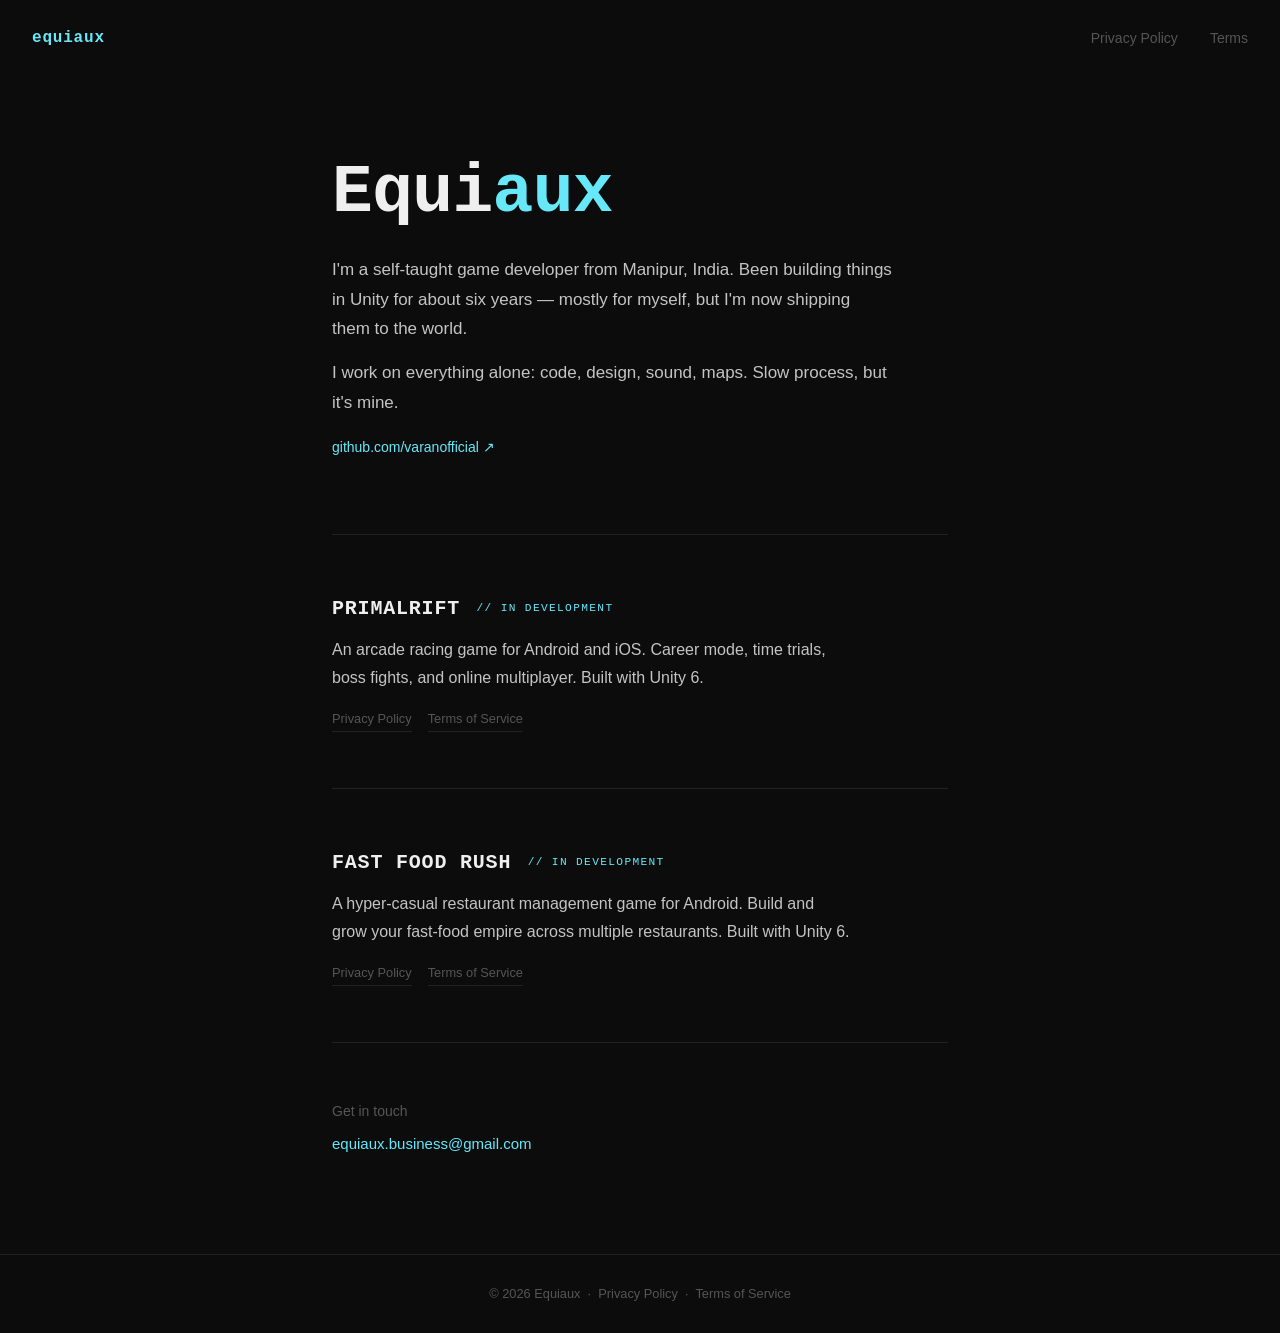
<file: index.html>
<!DOCTYPE html>
<html lang="en">
<head>
    <meta charset="UTF-8">
    <meta name="viewport" content="width=device-width, initial-scale=1.0">
    <title>Equiaux</title>
    <meta name="description" content="Equiaux — indie game developer from Manipur, India. Making PRIMALRIFT and Fast Food Rush.">
    <link rel="stylesheet" href="style.css">
    <link rel="icon" href="data:image/svg+xml,<svg xmlns='http://www.w3.org/2000/svg' viewBox='0 0 32 32'><rect width='32' height='32' fill='%230c0c0c'/><text x='16' y='23' font-family='monospace' font-size='20' font-weight='bold' fill='%2367e8f9' text-anchor='middle'>E</text></svg>">
</head>
<body>

<nav>
    <a class="nav-brand" href="index.html">equiaux</a>
    <ul class="nav-links">
        <li><a href="privacy-policy.html">Privacy Policy</a></li>
        <li><a href="terms-of-service.html">Terms</a></li>
    </ul>
</nav>

<main>

    <div class="hero">
        <div class="hero-name">Equi<em>aux</em></div>
        <p>
            I'm a self-taught game developer from Manipur, India.
            Been building things in Unity for about six years — mostly for
            myself, but I'm now shipping them to the world.
        </p>
        <p>
            I work on everything alone: code, design, sound, maps.
            Slow process, but it's mine.
        </p>
        <p>
            <a href="https://github.com/varanofficial" target="_blank" rel="noopener"
               style="color: var(--accent); text-decoration: none; font-size: 0.875rem;">
                github.com/varanofficial ↗
            </a>
        </p>
    </div>

    <hr class="divider">

    <div class="game">
        <div>
            <span class="game-title">PRIMALRIFT</span>
            <span class="game-status">// in development</span>
        </div>
        <p>
            An arcade racing game for Android and iOS. Career mode, time trials,
            boss fights, and online multiplayer. Built with Unity 6.
        </p>
        <div class="game-links">
            <a href="privacy-policy.html">Privacy Policy</a>
            <a href="terms-of-service.html">Terms of Service</a>
        </div>
    </div>

    <hr class="divider">

    <div class="game">
        <div>
            <span class="game-title">Fast Food Rush</span>
            <span class="game-status">// in development</span>
        </div>
        <p>
            A hyper-casual restaurant management game for Android. Build and grow
            your fast-food empire across multiple restaurants. Built with Unity 6.
        </p>
        <div class="game-links">
            <a href="privacy-policy.html">Privacy Policy</a>
            <a href="terms-of-service.html">Terms of Service</a>
        </div>
    </div>

    <hr class="divider">

    <div class="contact">
        <p style="color: var(--muted); font-size: 0.875rem; margin-bottom: 0.4rem;">Get in touch</p>
        <a href="mailto:equiaux.business@gmail.com">equiaux.business@gmail.com</a>
    </div>

</main>

<footer>
    <span>&copy; 2026 Equiaux</span>
    &nbsp;&middot;&nbsp;
    <a href="privacy-policy.html">Privacy Policy</a>
    &nbsp;&middot;&nbsp;
    <a href="terms-of-service.html">Terms of Service</a>
</footer>

</body>
</html>
</file>
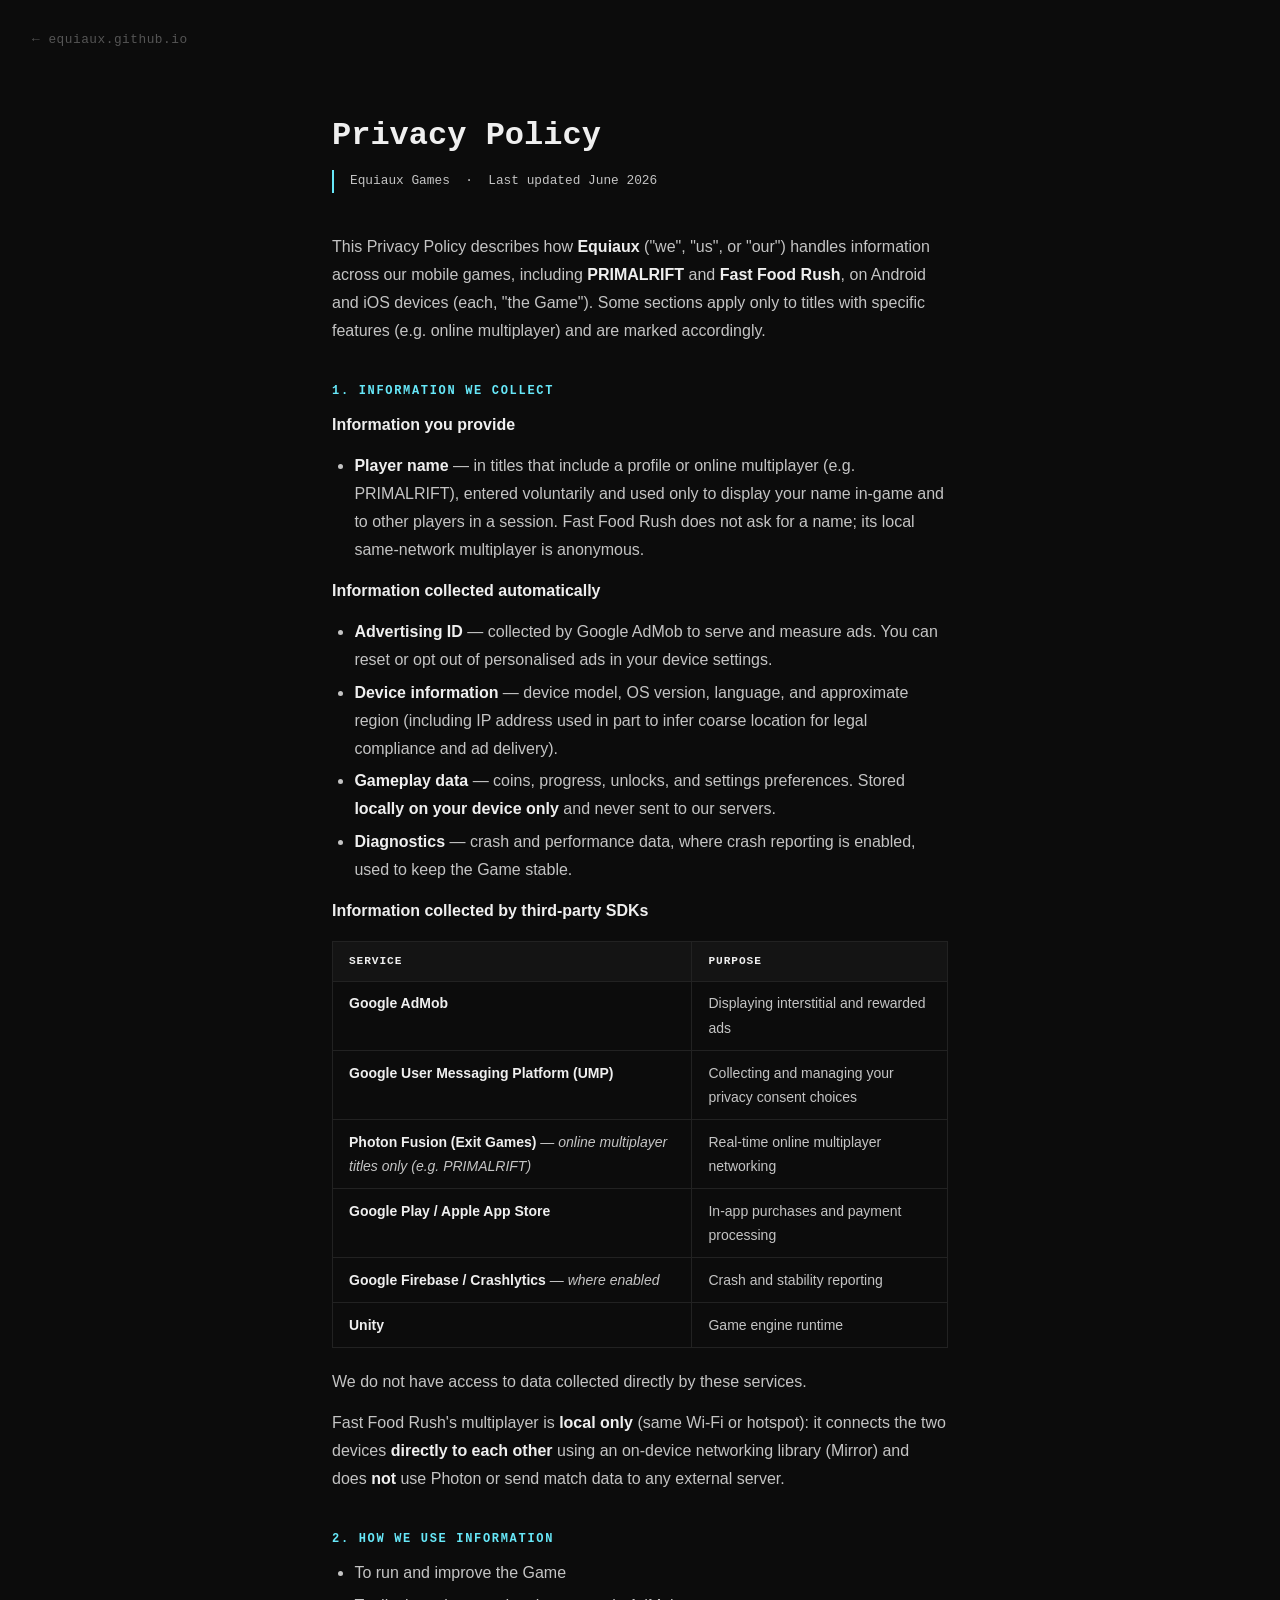
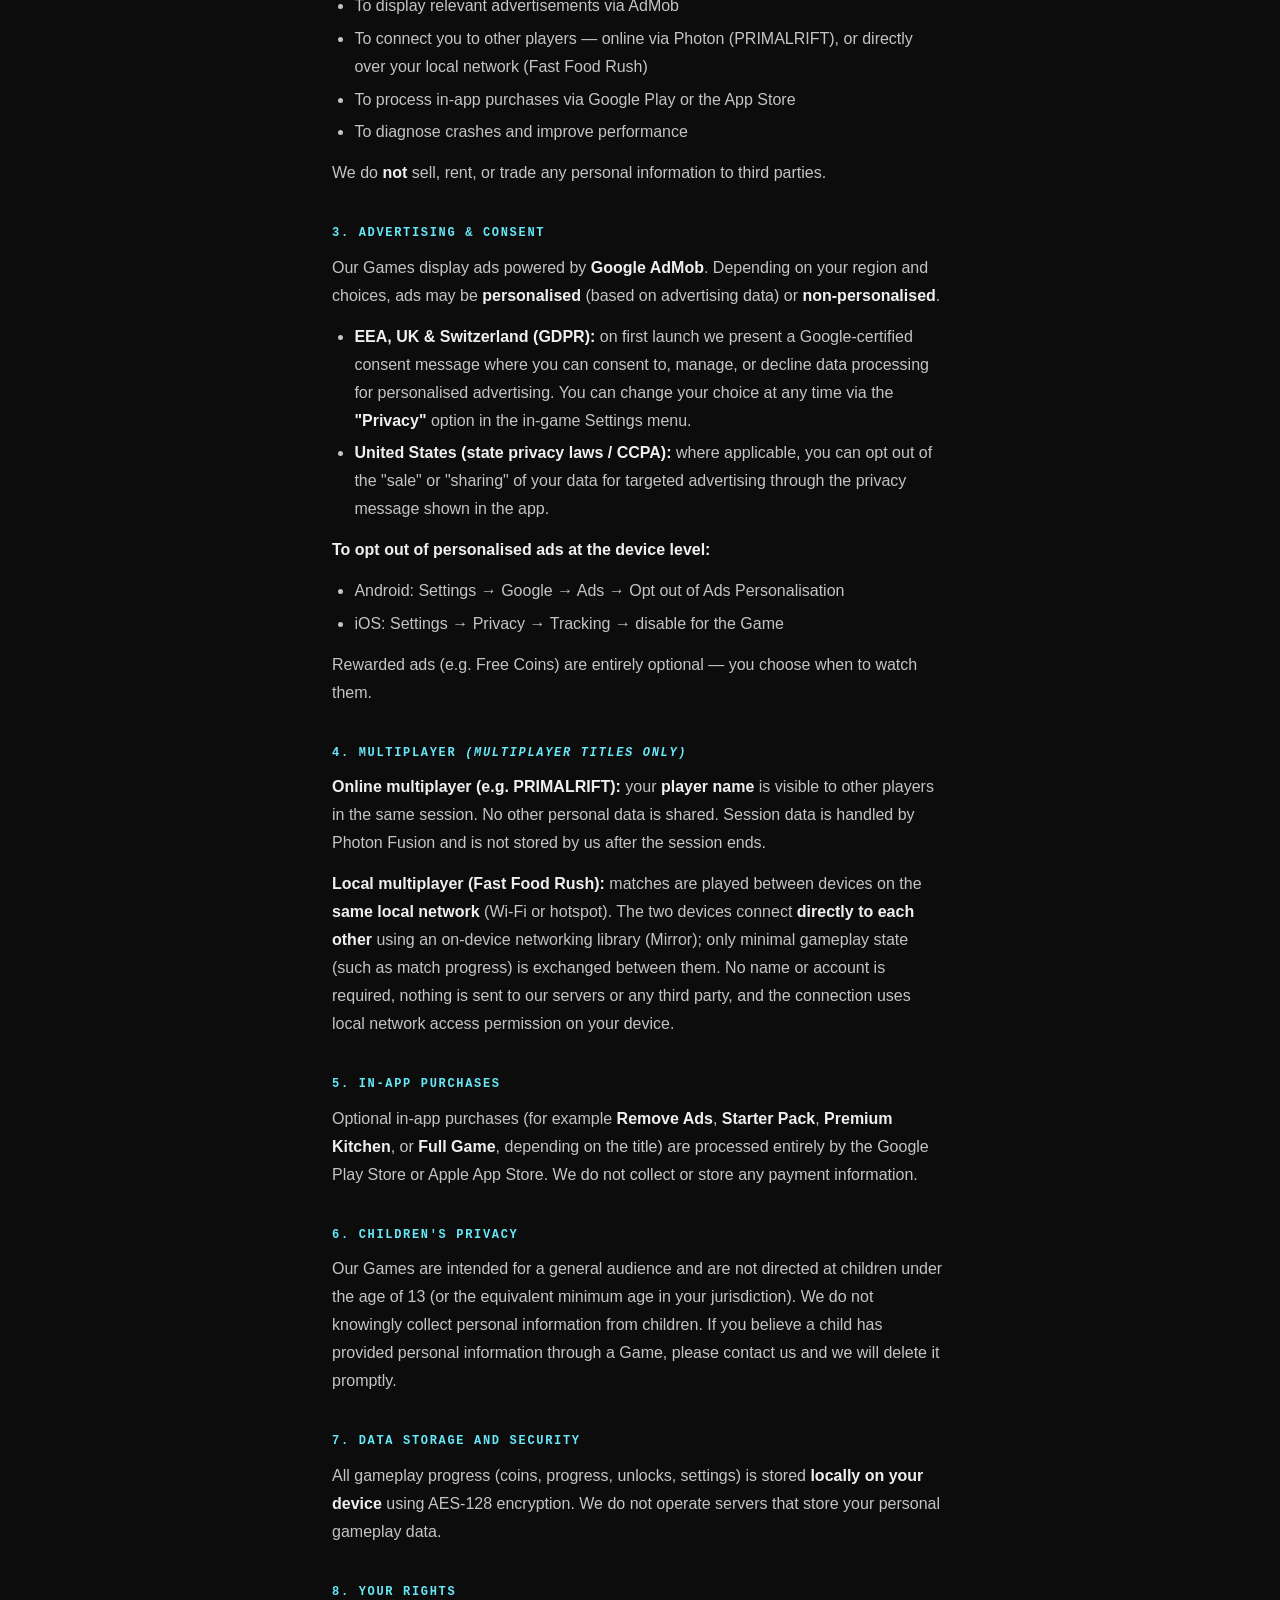
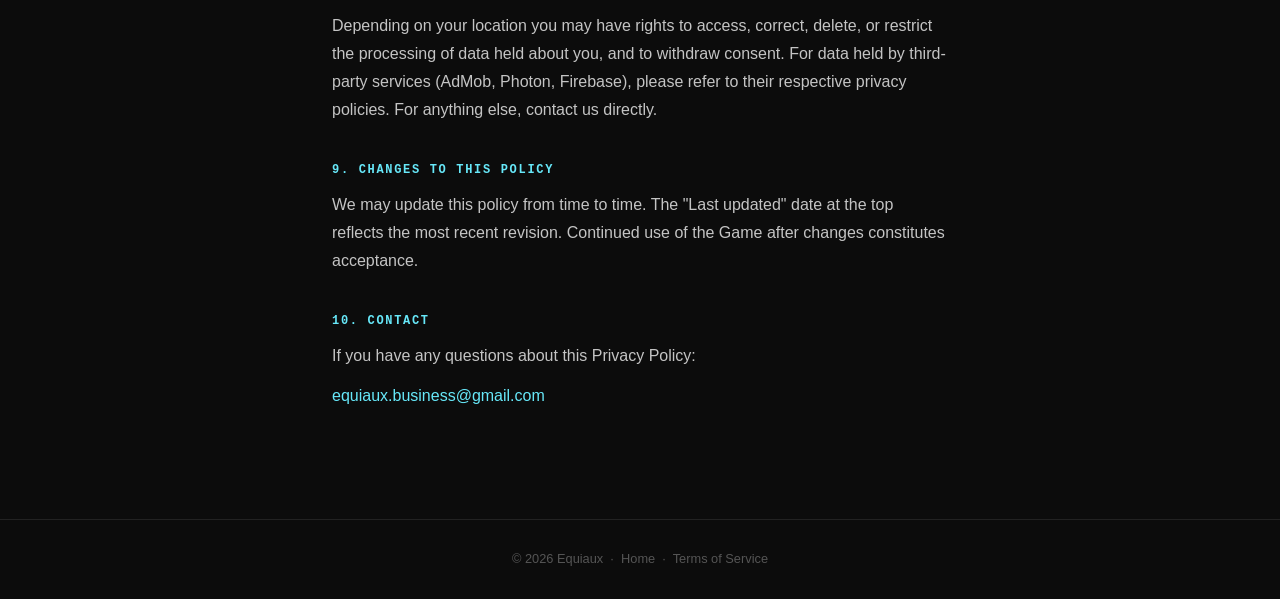
<file: privacy-policy.html>
<!DOCTYPE html>
<html lang="en">
<head>
    <meta charset="UTF-8">
    <meta name="viewport" content="width=device-width, initial-scale=1.0">
    <title>Privacy Policy — Equiaux Games</title>
    <link rel="stylesheet" href="style.css">
    <link rel="icon" href="data:image/svg+xml,<svg xmlns='http://www.w3.org/2000/svg' viewBox='0 0 32 32'><rect width='32' height='32' fill='%230c0c0c'/><text x='16' y='23' font-family='monospace' font-size='20' font-weight='bold' fill='%2367e8f9' text-anchor='middle'>E</text></svg>">
</head>
<body>

<div class="legal-nav-back">
    <a href="index.html">← equiaux.github.io</a>
</div>

<div class="legal-wrap">

    <h1>Privacy Policy</h1>
    <p class="legal-updated">Equiaux Games &nbsp;·&nbsp; Last updated June 2026</p>

    <p>This Privacy Policy describes how <strong>Equiaux</strong> ("we", "us", or "our") handles information across our mobile games, including <strong>PRIMALRIFT</strong> and <strong>Fast Food Rush</strong>, on Android and iOS devices (each, "the Game"). Some sections apply only to titles with specific features (e.g. online multiplayer) and are marked accordingly.</p>

    <h2>1. Information We Collect</h2>

    <p><strong>Information you provide</strong></p>
    <ul>
        <li><strong>Player name</strong> — in titles that include a profile or online multiplayer (e.g. PRIMALRIFT), entered voluntarily and used only to display your name in-game and to other players in a session. Fast Food Rush does not ask for a name; its local same-network multiplayer is anonymous.</li>
    </ul>

    <p><strong>Information collected automatically</strong></p>
    <ul>
        <li><strong>Advertising ID</strong> — collected by Google AdMob to serve and measure ads. You can reset or opt out of personalised ads in your device settings.</li>
        <li><strong>Device information</strong> — device model, OS version, language, and approximate region (including IP address used in part to infer coarse location for legal compliance and ad delivery).</li>
        <li><strong>Gameplay data</strong> — coins, progress, unlocks, and settings preferences. Stored <strong>locally on your device only</strong> and never sent to our servers.</li>
        <li><strong>Diagnostics</strong> — crash and performance data, where crash reporting is enabled, used to keep the Game stable.</li>
    </ul>

    <p><strong>Information collected by third-party SDKs</strong></p>

    <table>
        <thead>
            <tr>
                <th>Service</th>
                <th>Purpose</th>
            </tr>
        </thead>
        <tbody>
            <tr>
                <td><strong>Google AdMob</strong></td>
                <td>Displaying interstitial and rewarded ads</td>
            </tr>
            <tr>
                <td><strong>Google User Messaging Platform (UMP)</strong></td>
                <td>Collecting and managing your privacy consent choices</td>
            </tr>
            <tr>
                <td><strong>Photon Fusion (Exit Games)</strong> <em>— online multiplayer titles only (e.g. PRIMALRIFT)</em></td>
                <td>Real-time online multiplayer networking</td>
            </tr>
            <tr>
                <td><strong>Google Play / Apple App Store</strong></td>
                <td>In-app purchases and payment processing</td>
            </tr>
            <tr>
                <td><strong>Google Firebase / Crashlytics</strong> <em>— where enabled</em></td>
                <td>Crash and stability reporting</td>
            </tr>
            <tr>
                <td><strong>Unity</strong></td>
                <td>Game engine runtime</td>
            </tr>
        </tbody>
    </table>

    <p>We do not have access to data collected directly by these services.</p>

    <p>Fast Food Rush's multiplayer is <strong>local only</strong> (same Wi-Fi or hotspot): it connects the two devices <strong>directly to each other</strong> using an on-device networking library (Mirror) and does <strong>not</strong> use Photon or send match data to any external server.</p>

    <h2>2. How We Use Information</h2>
    <ul>
        <li>To run and improve the Game</li>
        <li>To display relevant advertisements via AdMob</li>
        <li>To connect you to other players — online via Photon (PRIMALRIFT), or directly over your local network (Fast Food Rush)</li>
        <li>To process in-app purchases via Google Play or the App Store</li>
        <li>To diagnose crashes and improve performance</li>
    </ul>
    <p>We do <strong>not</strong> sell, rent, or trade any personal information to third parties.</p>

    <h2>3. Advertising &amp; Consent</h2>
    <p>Our Games display ads powered by <strong>Google AdMob</strong>. Depending on your region and choices, ads may be <strong>personalised</strong> (based on advertising data) or <strong>non-personalised</strong>.</p>
    <ul>
        <li><strong>EEA, UK &amp; Switzerland (GDPR):</strong> on first launch we present a Google-certified consent message where you can consent to, manage, or decline data processing for personalised advertising. You can change your choice at any time via the <strong>"Privacy"</strong> option in the in-game Settings menu.</li>
        <li><strong>United States (state privacy laws / CCPA):</strong> where applicable, you can opt out of the "sale" or "sharing" of your data for targeted advertising through the privacy message shown in the app.</li>
    </ul>
    <p><strong>To opt out of personalised ads at the device level:</strong></p>
    <ul>
        <li>Android: Settings → Google → Ads → Opt out of Ads Personalisation</li>
        <li>iOS: Settings → Privacy → Tracking → disable for the Game</li>
    </ul>
    <p>Rewarded ads (e.g. Free Coins) are entirely optional — you choose when to watch them.</p>

    <h2>4. Multiplayer <em>(multiplayer titles only)</em></h2>
    <p><strong>Online multiplayer (e.g. PRIMALRIFT):</strong> your <strong>player name</strong> is visible to other players in the same session. No other personal data is shared. Session data is handled by Photon Fusion and is not stored by us after the session ends.</p>
    <p><strong>Local multiplayer (Fast Food Rush):</strong> matches are played between devices on the <strong>same local network</strong> (Wi-Fi or hotspot). The two devices connect <strong>directly to each other</strong> using an on-device networking library (Mirror); only minimal gameplay state (such as match progress) is exchanged between them. No name or account is required, nothing is sent to our servers or any third party, and the connection uses local network access permission on your device.</p>

    <h2>5. In-App Purchases</h2>
    <p>Optional in-app purchases (for example <strong>Remove Ads</strong>, <strong>Starter Pack</strong>, <strong>Premium Kitchen</strong>, or <strong>Full Game</strong>, depending on the title) are processed entirely by the Google Play Store or Apple App Store. We do not collect or store any payment information.</p>

    <h2>6. Children's Privacy</h2>
    <p>Our Games are intended for a general audience and are not directed at children under the age of 13 (or the equivalent minimum age in your jurisdiction). We do not knowingly collect personal information from children. If you believe a child has provided personal information through a Game, please contact us and we will delete it promptly.</p>

    <h2>7. Data Storage and Security</h2>
    <p>All gameplay progress (coins, progress, unlocks, settings) is stored <strong>locally on your device</strong> using AES-128 encryption. We do not operate servers that store your personal gameplay data.</p>

    <h2>8. Your Rights</h2>
    <p>Depending on your location you may have rights to access, correct, delete, or restrict the processing of data held about you, and to withdraw consent. For data held by third-party services (AdMob, Photon, Firebase), please refer to their respective privacy policies. For anything else, contact us directly.</p>

    <h2>9. Changes to This Policy</h2>
    <p>We may update this policy from time to time. The "Last updated" date at the top reflects the most recent revision. Continued use of the Game after changes constitutes acceptance.</p>

    <h2>10. Contact</h2>
    <p>If you have any questions about this Privacy Policy:</p>
    <p class="contact-line"><a href="mailto:equiaux.business@gmail.com">equiaux.business@gmail.com</a></p>

</div>

<footer>
    <span>&copy; 2026 Equiaux</span>
    &nbsp;&middot;&nbsp;
    <a href="index.html">Home</a>
    &nbsp;&middot;&nbsp;
    <a href="terms-of-service.html">Terms of Service</a>
</footer>

</body>
</html>
</file>
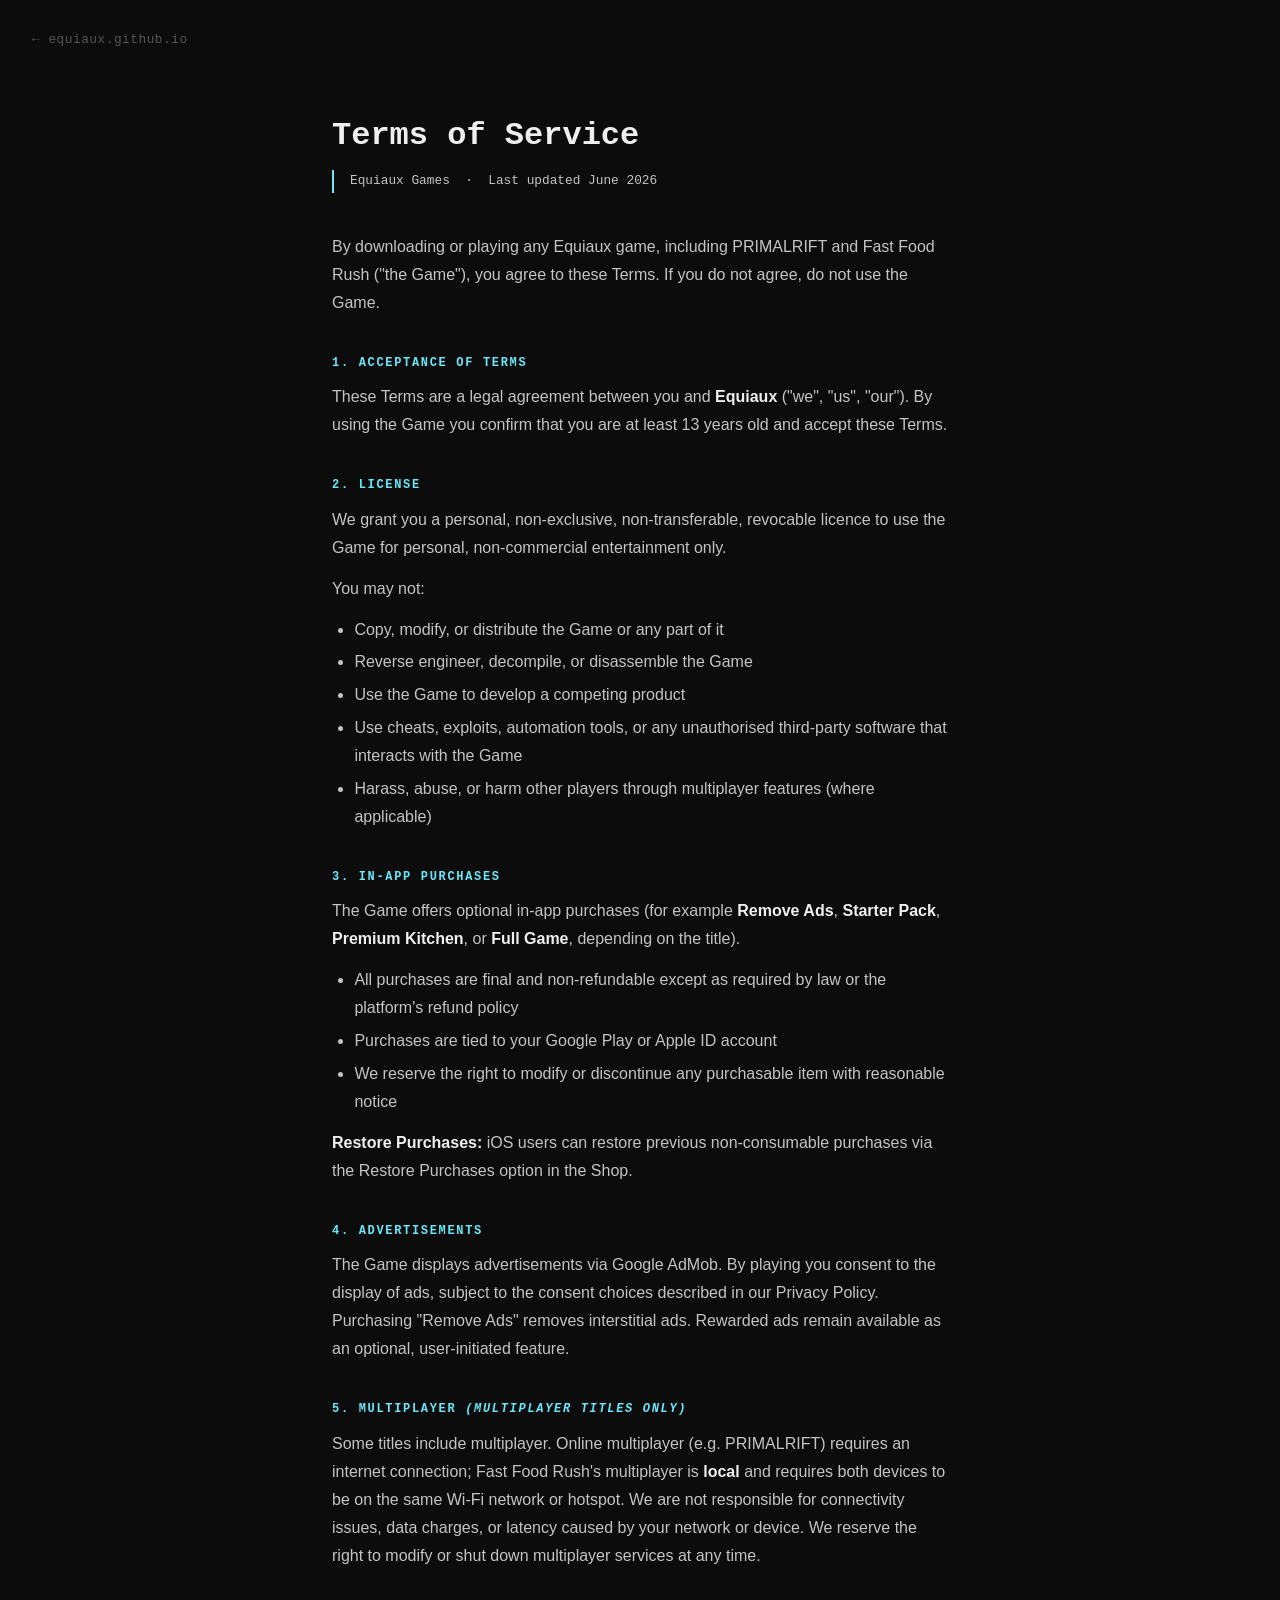
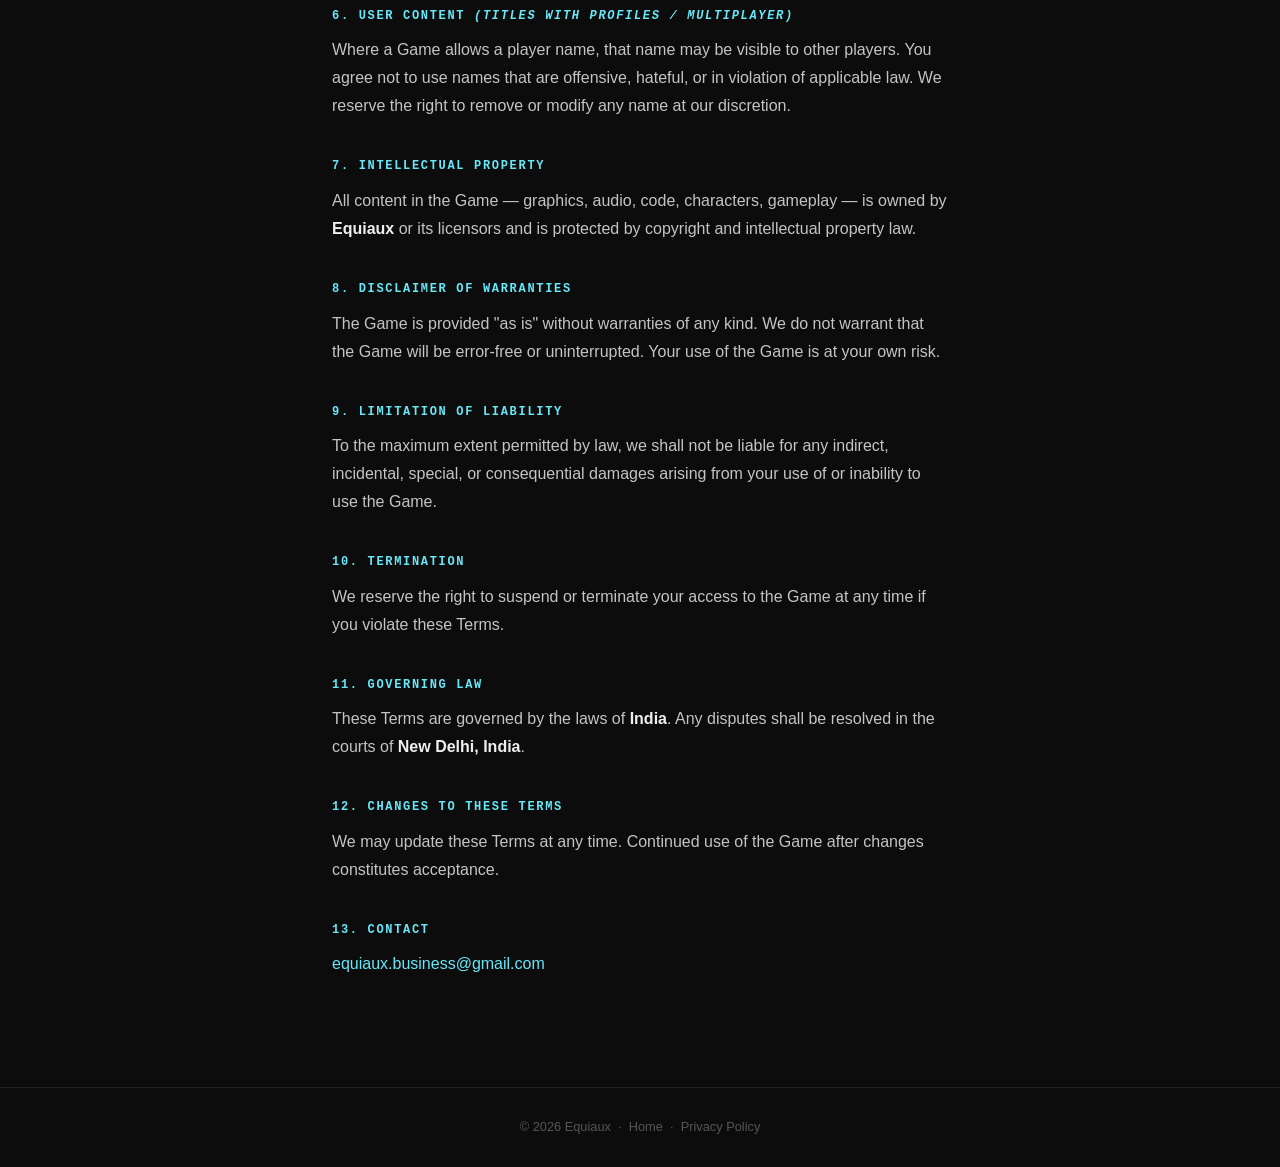
<file: terms-of-service.html>
<!DOCTYPE html>
<html lang="en">
<head>
    <meta charset="UTF-8">
    <meta name="viewport" content="width=device-width, initial-scale=1.0">
    <title>Terms of Service — Equiaux Games</title>
    <link rel="stylesheet" href="style.css">
    <link rel="icon" href="data:image/svg+xml,<svg xmlns='http://www.w3.org/2000/svg' viewBox='0 0 32 32'><rect width='32' height='32' fill='%230c0c0c'/><text x='16' y='23' font-family='monospace' font-size='20' font-weight='bold' fill='%2367e8f9' text-anchor='middle'>E</text></svg>">
</head>
<body>

<div class="legal-nav-back">
    <a href="index.html">← equiaux.github.io</a>
</div>

<div class="legal-wrap">

    <h1>Terms of Service</h1>
    <p class="legal-updated">Equiaux Games &nbsp;·&nbsp; Last updated June 2026</p>

    <p>By downloading or playing any Equiaux game, including PRIMALRIFT and Fast Food Rush ("the Game"), you agree to these Terms. If you do not agree, do not use the Game.</p>

    <h2>1. Acceptance of Terms</h2>
    <p>These Terms are a legal agreement between you and <strong>Equiaux</strong> ("we", "us", "our"). By using the Game you confirm that you are at least 13 years old and accept these Terms.</p>

    <h2>2. License</h2>
    <p>We grant you a personal, non-exclusive, non-transferable, revocable licence to use the Game for personal, non-commercial entertainment only.</p>
    <p>You may not:</p>
    <ul>
        <li>Copy, modify, or distribute the Game or any part of it</li>
        <li>Reverse engineer, decompile, or disassemble the Game</li>
        <li>Use the Game to develop a competing product</li>
        <li>Use cheats, exploits, automation tools, or any unauthorised third-party software that interacts with the Game</li>
        <li>Harass, abuse, or harm other players through multiplayer features (where applicable)</li>
    </ul>

    <h2>3. In-App Purchases</h2>
    <p>The Game offers optional in-app purchases (for example <strong>Remove Ads</strong>, <strong>Starter Pack</strong>, <strong>Premium Kitchen</strong>, or <strong>Full Game</strong>, depending on the title).</p>
    <ul>
        <li>All purchases are final and non-refundable except as required by law or the platform's refund policy</li>
        <li>Purchases are tied to your Google Play or Apple ID account</li>
        <li>We reserve the right to modify or discontinue any purchasable item with reasonable notice</li>
    </ul>
    <p><strong>Restore Purchases:</strong> iOS users can restore previous non-consumable purchases via the Restore Purchases option in the Shop.</p>

    <h2>4. Advertisements</h2>
    <p>The Game displays advertisements via Google AdMob. By playing you consent to the display of ads, subject to the consent choices described in our Privacy Policy. Purchasing "Remove Ads" removes interstitial ads. Rewarded ads remain available as an optional, user-initiated feature.</p>

    <h2>5. Multiplayer <em>(multiplayer titles only)</em></h2>
    <p>Some titles include multiplayer. Online multiplayer (e.g. PRIMALRIFT) requires an internet connection; Fast Food Rush's multiplayer is <strong>local</strong> and requires both devices to be on the same Wi-Fi network or hotspot. We are not responsible for connectivity issues, data charges, or latency caused by your network or device. We reserve the right to modify or shut down multiplayer services at any time.</p>

    <h2>6. User Content <em>(titles with profiles / multiplayer)</em></h2>
    <p>Where a Game allows a player name, that name may be visible to other players. You agree not to use names that are offensive, hateful, or in violation of applicable law. We reserve the right to remove or modify any name at our discretion.</p>

    <h2>7. Intellectual Property</h2>
    <p>All content in the Game — graphics, audio, code, characters, gameplay — is owned by <strong>Equiaux</strong> or its licensors and is protected by copyright and intellectual property law.</p>

    <h2>8. Disclaimer of Warranties</h2>
    <p>The Game is provided "as is" without warranties of any kind. We do not warrant that the Game will be error-free or uninterrupted. Your use of the Game is at your own risk.</p>

    <h2>9. Limitation of Liability</h2>
    <p>To the maximum extent permitted by law, we shall not be liable for any indirect, incidental, special, or consequential damages arising from your use of or inability to use the Game.</p>

    <h2>10. Termination</h2>
    <p>We reserve the right to suspend or terminate your access to the Game at any time if you violate these Terms.</p>

    <h2>11. Governing Law</h2>
    <p>These Terms are governed by the laws of <strong>India</strong>. Any disputes shall be resolved in the courts of <strong>New Delhi, India</strong>.</p>

    <h2>12. Changes to These Terms</h2>
    <p>We may update these Terms at any time. Continued use of the Game after changes constitutes acceptance.</p>

    <h2>13. Contact</h2>
    <p class="contact-line"><a href="mailto:equiaux.business@gmail.com">equiaux.business@gmail.com</a></p>

</div>

<footer>
    <span>&copy; 2026 Equiaux</span>
    &nbsp;&middot;&nbsp;
    <a href="index.html">Home</a>
    &nbsp;&middot;&nbsp;
    <a href="privacy-policy.html">Privacy Policy</a>
</footer>

</body>
</html>
</file>
<file: style.css>
*, *::before, *::after { box-sizing: border-box; margin: 0; padding: 0; }

:root {
    --bg:      #0c0c0c;
    --surface: #141414;
    --border:  #222;
    --text:    #c4c4c4;
    --heading: #efefef;
    --muted:   #555;
    --accent:  #67e8f9;
    --accent-dim: #1a3a40;
}

html { scroll-behavior: smooth; }

body {
    background: var(--bg);
    color: var(--text);
    font-family: -apple-system, BlinkMacSystemFont, 'Segoe UI', sans-serif;
    font-size: 1rem;
    line-height: 1.75;
}

/* ── Nav ── */
nav {
    padding: 1.5rem 2rem;
    display: flex;
    align-items: center;
    justify-content: space-between;
}

.nav-brand {
    font-family: 'Courier New', Courier, monospace;
    font-size: 1rem;
    font-weight: 700;
    letter-spacing: 0.05em;
    color: var(--accent);
    text-decoration: none;
}

.nav-links {
    display: flex;
    gap: 2rem;
    list-style: none;
}

.nav-links a {
    color: var(--muted);
    text-decoration: none;
    font-size: 0.875rem;
    transition: color 0.15s;
}

.nav-links a:hover { color: var(--heading); }

/* ── Main layout ── */
main {
    max-width: 680px;
    margin: 0 auto;
    padding: 5rem 2rem 6rem;
}

/* ── Hero ── */
.hero { margin-bottom: 4.5rem; }

.hero-name {
    font-family: 'Courier New', Courier, monospace;
    font-size: clamp(2.5rem, 8vw, 4.25rem);
    font-weight: 700;
    color: var(--heading);
    letter-spacing: -0.01em;
    line-height: 1.1;
    margin-bottom: 1.5rem;
}

.hero-name em {
    font-style: normal;
    color: var(--accent);
}

.hero p {
    color: var(--text);
    font-size: 1.0625rem;
    max-width: 560px;
}

.hero p + p { margin-top: 0.9rem; }

/* ── Divider ── */
.divider {
    border: none;
    border-top: 1px solid var(--border);
    margin: 3.5rem 0;
}

/* ── Game entry ── */
.game { margin-bottom: 3rem; }

.game-title {
    font-family: 'Courier New', Courier, monospace;
    font-size: 1.25rem;
    font-weight: 700;
    color: var(--heading);
    letter-spacing: 0.04em;
    text-transform: uppercase;
}

.game-status {
    display: inline-block;
    font-family: 'Courier New', Courier, monospace;
    font-size: 0.7rem;
    letter-spacing: 0.12em;
    text-transform: uppercase;
    color: var(--accent);
    margin-left: 0.75rem;
    vertical-align: middle;
    position: relative;
    top: -1px;
}

.game p {
    color: var(--text);
    margin-top: 0.6rem;
    max-width: 520px;
}

.game-links {
    margin-top: 1rem;
    display: flex;
    gap: 1rem;
}

.game-links a {
    color: var(--muted);
    font-size: 0.8rem;
    text-decoration: none;
    border-bottom: 1px solid var(--border);
    padding-bottom: 1px;
    transition: color 0.15s, border-color 0.15s;
}

.game-links a:hover {
    color: var(--heading);
    border-color: var(--heading);
}

/* ── Contact ── */
.contact a {
    color: var(--accent);
    text-decoration: none;
    font-size: 0.9375rem;
}

.contact a:hover { text-decoration: underline; }

/* ── Footer ── */
footer {
    border-top: 1px solid var(--border);
    padding: 1.75rem 2rem;
    text-align: center;
    color: var(--muted);
    font-size: 0.8rem;
}

footer a {
    color: var(--muted);
    text-decoration: none;
}

footer a:hover { color: var(--text); }

/* ── Legal pages ── */
.legal-nav-back {
    padding: 1.5rem 2rem;
}

.legal-nav-back a {
    font-family: 'Courier New', Courier, monospace;
    font-size: 0.8rem;
    color: var(--muted);
    text-decoration: none;
    letter-spacing: 0.04em;
}

.legal-nav-back a:hover { color: var(--text); }

.legal-wrap {
    max-width: 680px;
    margin: 0 auto;
    padding: 2rem 2rem 6rem;
}

.legal-wrap h1 {
    font-family: 'Courier New', Courier, monospace;
    font-size: 2rem;
    font-weight: 700;
    color: var(--heading);
    margin-bottom: 0.4rem;
}

.legal-updated {
    font-size: 0.8rem;
    color: var(--muted);
    margin-bottom: 2.5rem;
    font-family: 'Courier New', Courier, monospace;
}

.legal-wrap > p:first-of-type {
    border-left: 2px solid var(--accent);
    padding-left: 1rem;
    color: var(--text);
    margin-bottom: 2.5rem;
}

.legal-wrap h2 {
    font-family: 'Courier New', Courier, monospace;
    font-size: 0.75rem;
    font-weight: 700;
    letter-spacing: 0.14em;
    text-transform: uppercase;
    color: var(--accent);
    margin-top: 2.25rem;
    margin-bottom: 0.6rem;
}

.legal-wrap p {
    color: var(--text);
    margin-bottom: 0.8rem;
}

.legal-wrap ul {
    color: var(--text);
    padding-left: 1.4rem;
    margin-bottom: 0.8rem;
}

.legal-wrap li { margin-bottom: 0.3rem; }

.legal-wrap strong { color: var(--heading); font-weight: 600; }

.legal-wrap table {
    width: 100%;
    border-collapse: collapse;
    margin: 1rem 0 1.25rem;
    font-size: 0.875rem;
}

.legal-wrap th {
    background: var(--surface);
    color: var(--heading);
    padding: 0.6rem 1rem;
    text-align: left;
    border: 1px solid var(--border);
    font-size: 0.7rem;
    letter-spacing: 0.08em;
    text-transform: uppercase;
    font-family: 'Courier New', Courier, monospace;
}

.legal-wrap td {
    padding: 0.6rem 1rem;
    border: 1px solid var(--border);
    color: var(--text);
    vertical-align: top;
}

.legal-wrap .contact-line {
    margin-top: 0.5rem;
}

.legal-wrap .contact-line a {
    color: var(--accent);
    text-decoration: none;
}

.legal-wrap .contact-line a:hover { text-decoration: underline; }

@media (max-width: 600px) {
    nav { padding: 1.25rem; }
    main { padding: 3rem 1.25rem 5rem; }
    .hero-name { font-size: 2.5rem; }
    .legal-wrap { padding: 1.5rem 1.25rem 5rem; }
    .nav-links { gap: 1.25rem; }
}
</file>
